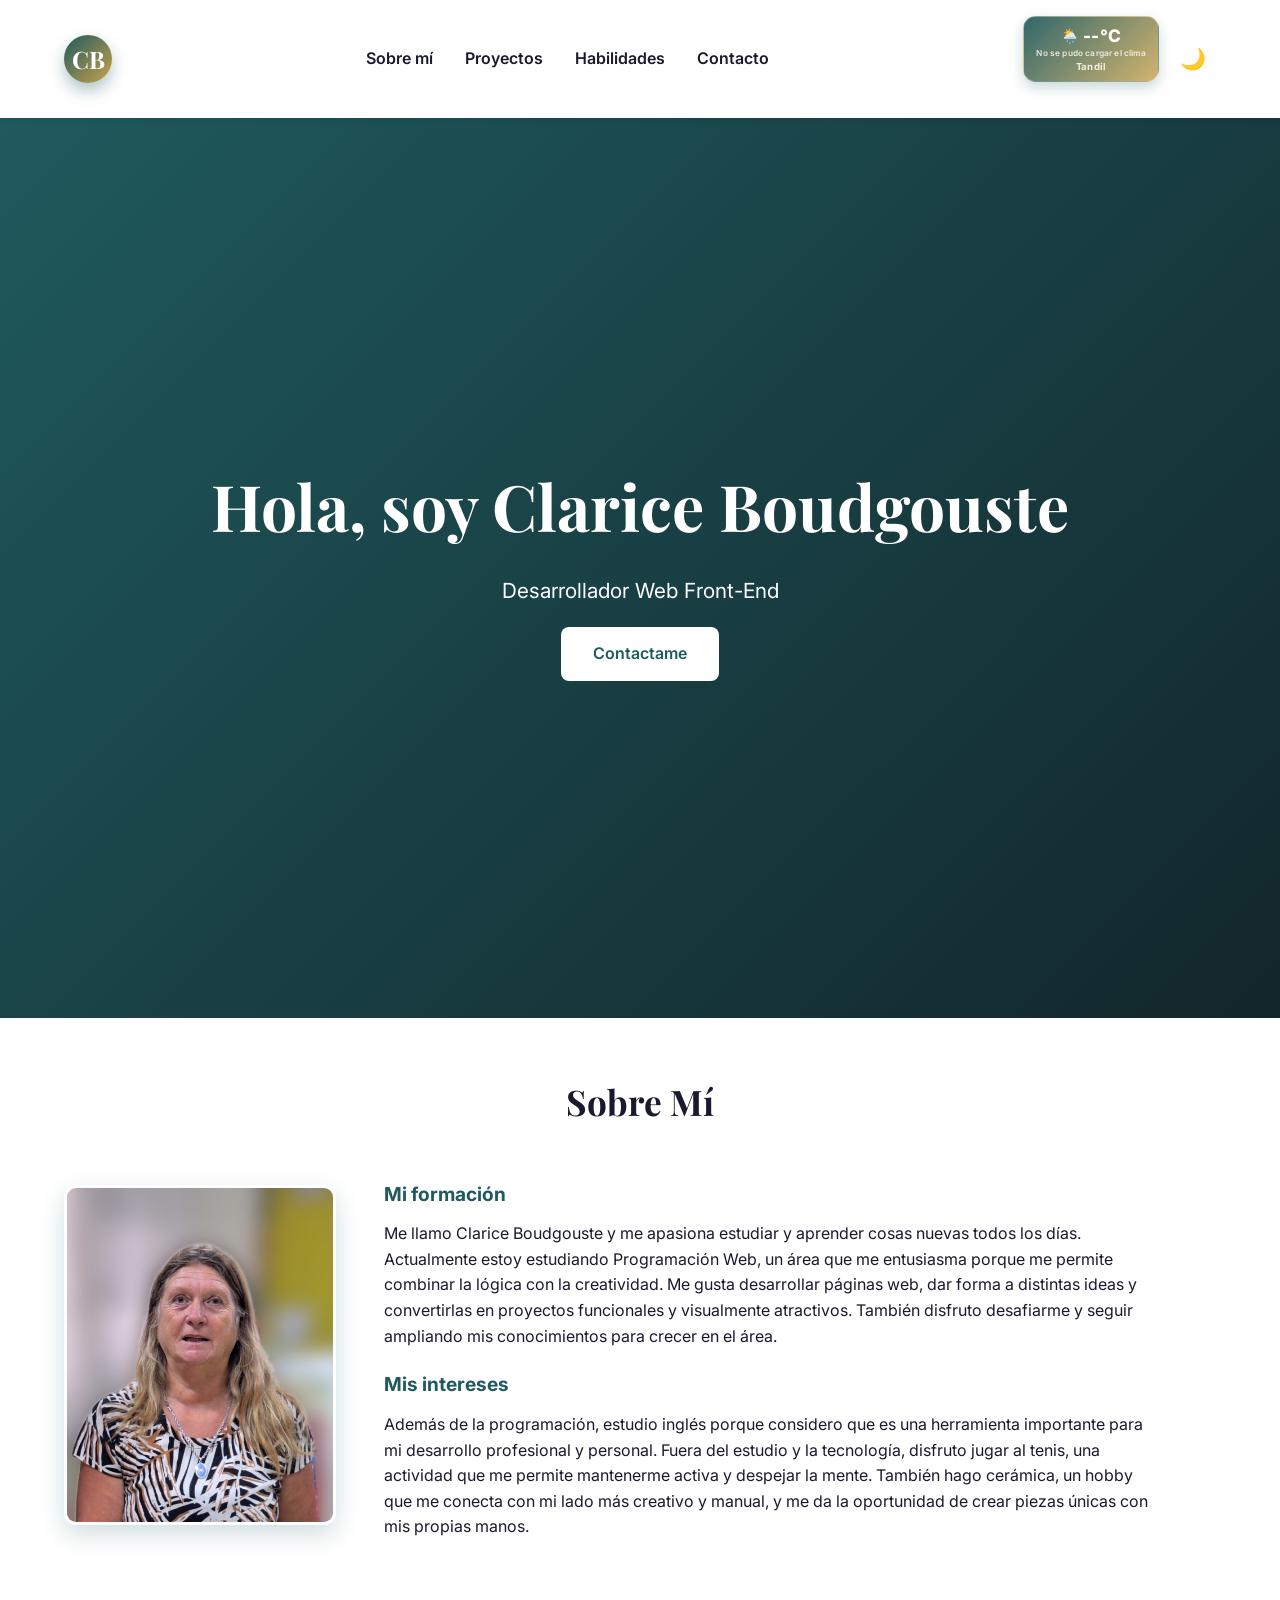
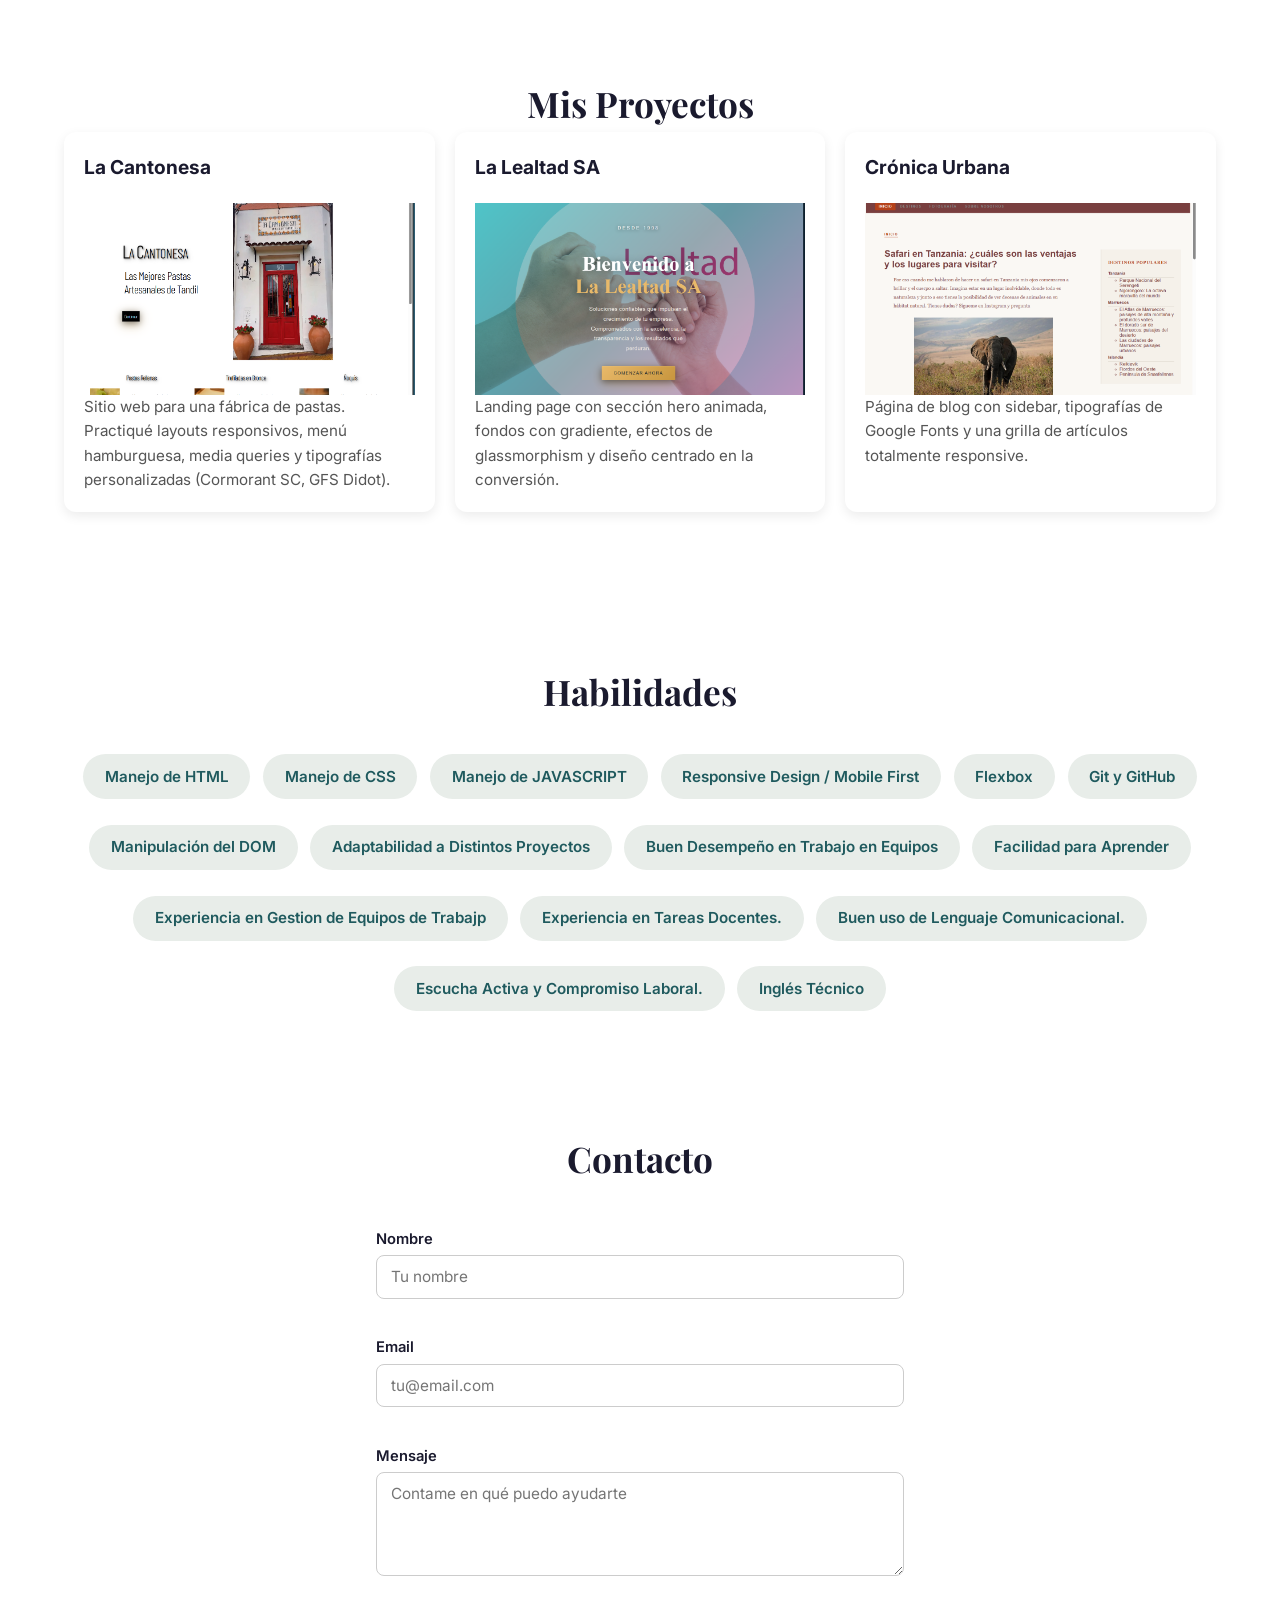
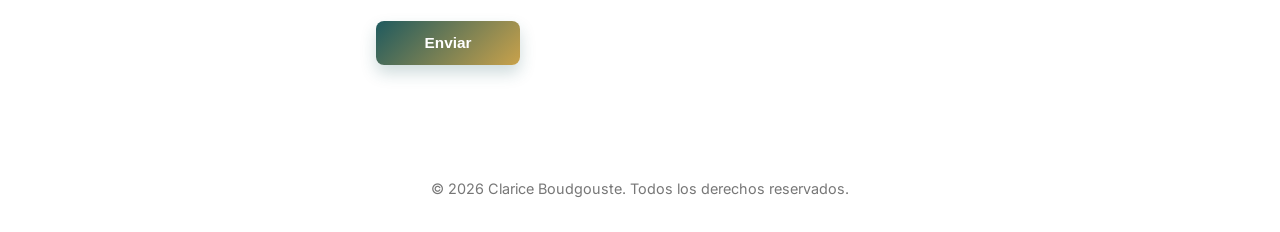
<file: index.html>
<!DOCTYPE html>
<html lang="es">
<head>
  <meta charset="UTF-8">
  <meta name="viewport" content="width=device-width, initial-scale=1.0">
  <title>Mi Portfolio — Clarice Boudgouste</title>
  <link rel="stylesheet" href="styles.css">
  <!-- Google Fonts -->
  <link rel="preconnect" href="https://fonts.googleapis.com">
  <link href="https://fonts.googleapis.com/css2?family=Inter:wght@400;600;700&family=Playfair+Display:wght@700&display=swap" rel="stylesheet">
</head>
<body>
  <header>
    <nav>
      <a href="#hero" class="logo">CB</a>
      <ul class="nav-links">
        <li><a href="#sobre-mi">Sobre mí</a></li>
        <li><a href="#proyectos">Proyectos</a></li>
        <li><a href="#habilidades">Habilidades</a></li>
        <li><a href="#contacto">Contacto</a></li>
      </ul>
      <div class="nav-actions">
        <div id="clima" class="clima-card" aria-live="polite">Cargando clima de Tandil...</div>
        <button id="toggle-tema">🌙</button>
      </div>
    </nav>
  </header>

  <main>
    <section id="hero">
      <h1>Hola, soy Clarice Boudgouste</h1>
      <p>Desarrollador Web Front-End</p>
      <a href="#contacto" class="btn-cta">Contactame</a>
    </section>

    <section id="sobre-mi">
      <h2>Sobre Mí</h2>
      <div class="sobre-mi-contenido">
        <img id="foto" src="foto_persona_mejorada.jpg" alt="Foto Personal">
        <div class="sobre-mi-texto">
          <h3>Mi formación</h3>
          <p>Me llamo Clarice Boudgouste y me apasiona estudiar y aprender cosas nuevas todos los días. Actualmente estoy estudiando Programación Web, un área que me entusiasma porque me permite combinar la lógica con la creatividad. Me gusta desarrollar páginas web, dar forma a distintas ideas y convertirlas en proyectos funcionales y visualmente atractivos. También disfruto desafiarme y seguir ampliando mis conocimientos para crecer en el área.</p>

          <h3>Mis intereses</h3>
          <p>Además de la programación, estudio inglés porque considero que es una herramienta importante para mi desarrollo profesional y personal. Fuera del estudio y la tecnología, disfruto jugar al tenis, una actividad que me permite mantenerme activa y despejar la mente. También hago cerámica, un hobby que me conecta con mi lado más creativo y manual, y me da la oportunidad de crear piezas únicas con mis propias manos.</p>
        </div>
      </div>
    </section>

    <section id="proyectos">
      <h2>Mis Proyectos</h2>
       <div class="proyectos-grid">

          <div class="tarjeta-proyecto">
            <h3 class="tarjeta-proyecto-h3">La Cantonesa</h3>
            <div class="tarjeta-proyecto-contenido">
              <div class="tarjeta-proyecto-img">
                <img src="La Cantonesa.jpg" alt="Sitio web de la Fabrica de Pastas La Cantonesa">
              </div>
              <div class="tarjeta-proyecto-p">
                Sitio web para una fábrica de pastas. Practiqué layouts responsivos, menú hamburguesa, media queries y tipografías personalizadas (Cormorant SC, GFS Didot).
              </div>
            </div>
          </div>

          <div class="tarjeta-proyecto">
            <h3 class="tarjeta-proyecto-h3">La Lealtad SA</h3>
            <div class="tarjeta-proyecto-contenido">
              <div class="tarjeta-proyecto-img">
                <img src="La lealtad.jpg" alt="Landing page La Lealtad SA">
              </div>
              <div class="tarjeta-proyecto-p">
                Landing page con sección hero animada, fondos con gradiente, efectos de glassmorphism y diseño centrado en la conversión.
              </div>
            </div>
          </div>

          <div class="tarjeta-proyecto">
            <h3 class="tarjeta-proyecto-h3">Crónica Urbana</h3>
            <div class="tarjeta-proyecto-contenido">
              <div class="tarjeta-proyecto-img">
                <img src="blog.jpg" alt="Blog Crónica Urbana">
              </div>
              <div class="tarjeta-proyecto-p">
                Página de blog con sidebar, tipografías de Google Fonts y una grilla de artículos totalmente responsive.
              </div>
            </div>
          </div>



       </div>
      <!-- Grid de tarjetas con Flexbox wrap -->
    </section>

    <section id="habilidades">
      <h2>Habilidades</h2>
      <ul class="tags-container">
        <li class="tag">
          Manejo de HTML
        </li>
        <li class="tag">
          Manejo de CSS
        </li>
        <li class="tag">
          Manejo de JAVASCRIPT
        </li>
         <li class="tag">
           Responsive Design / Mobile First 
        </li>
        <li class="tag">
          Flexbox 
        </li>
        <li class="tag">
          Git y GitHub
        </li>
        <li class="tag">
          Manipulación del DOM 
        </li>
         <li class="tag">
          Adaptabilidad a Distintos Proyectos
        </li>
        <li class="tag">
          Buen Desempeño en Trabajo en Equipos
        </li>
        <li class="tag">
          Facilidad para Aprender
        </li>
        <li class="tag">
          Experiencia en Gestion de Equipos de Trabajp
        </li>
        <li class="tag">
          Experiencia en Tareas Docentes.
        </li> 
         <li class="tag">
          Buen uso de Lenguaje Comunicacional.
        </li>
       <li class="tag">
         Escucha Activa y Compromiso Laboral.
        </li>
        <li class="tag">
          Inglés Técnico
        </li>

      </ul>
      
    </section>

    
     <section id="contacto">
      <h2>Contacto</h2>
      <form id="form-contacto">
     <div>
       <label for="nombre">Nombre</label>
       <input type="text" id="nombre" name="nombre" placeholder="Tu nombre">
       <span id="error-nombre" class="error-mensaje"></span>
      </div>
       <div>
        <label for="email">Email</label>
        <input type="email" id="email" name="email" placeholder="tu@email.com">
        <span id="error-email" class="error-mensaje"></span>
       </div>
       <div>
         <label for="mensaje">Mensaje</label>
         <textarea id="mensaje" name="mensaje" placeholder="Contame en qué puedo ayudarte"></textarea>
         <span id="error-mensaje-campo" class="error-mensaje"></span>
       </div>
     <button type="submit">Enviar</button>
     <p id="exito-mensaje" class="exito-mensaje"></p>
    </form>
    </section>
  </main>

  <footer>
    <p>© 2026 Clarice Boudgouste. Todos los derechos reservados.</p>
  </footer>

  <script src="script.js"></script>
</body>
</html>
</file>
<file: styles.css>
/* ============================================
   BASE
   ============================================ */
* {
  box-sizing: border-box;
}

html {
  scroll-behavior: smooth;
  scroll-padding-top: 2.2rem;
}

body {
  margin: 0;
  padding: 0;
  font-family: 'Inter', sans-serif;
  line-height: 1.6;
  color: #1a1a2e;
  transition: background 0.3s ease, color 0.3s ease;
}

h1, h2 {
  font-family: 'Playfair Display', serif;
  margin: 0;
}

p, ul {
  margin: 0;
  padding: 0;
}

a {
  text-decoration: none;
  color: inherit;
}

section {
  padding: 3.5rem 1.5rem 5rem;
  max-width: 75rem;
  margin: 0 auto;
  scroll-margin-top: 2.2rem;
}

section h2 {
  font-size: 2.2rem;
  margin-bottom: 2.5rem;
  text-align: center;
}

#proyectos h2,
#habilidades h2 {
  margin-bottom: 0;
}

#habilidades {
  padding-top: 4.5rem;
  padding-bottom: 4rem;
}

footer {
  text-align: center;
  padding: 2rem 1.5rem;
  font-size: 0.9rem;
  color: #777;
}

/* ============================================
   NAVEGACIÓN
   ============================================ */
header {
  position: sticky;
  top: 0;
  z-index: 100;
  background: #ffffff;
  box-shadow: 0 0.125rem 0.5rem rgba(0, 0, 0, 0.08);
}

nav {
  display: flex;
  justify-content: space-between;
  align-items: center;
  padding: 1rem 1.5rem;
  max-width: 75rem;
  margin: 0 auto;
  gap: 1rem;
}

.logo {
  display: inline-flex;
  align-items: center;
  justify-content: center;
  width: 3rem;
  height: 3rem;
  border-radius: 50%;
  background: linear-gradient(135deg, #1F5A5E, #C9A24B);
  color: #fff;
  font-family: 'Playfair Display', serif;
  font-size: 1.5rem;
  font-weight: 700;
  box-shadow: 0 0.5rem 1rem rgba(31, 90, 94, 0.35);
  transition: transform 0.3s ease, box-shadow 0.3s ease;
  animation: logoPulse 2.4s ease-in-out infinite;
}

.logo:hover {
  animation:none;
  transform: scale(1.08) rotate(-4deg);
  box-shadow: 0 0.85rem 1.5rem rgba(31, 90, 94, 0.45);
}

@keyframes logoPulse {
  0%, 100% {
    transform: scale(1);
    box-shadow: 0 0.5rem 1rem rgba(31, 90, 94, 0.35);
  }
  50% {
    transform: scale(1.05);
    box-shadow: 0 0.75rem 1.4rem rgba(201, 162, 75, 0.4);
  }
}

.nav-links {
  display: flex;
  align-items: center;
  gap: 2rem;
  list-style: none;
}

.nav-links a {
  font-size: 1rem;
  font-weight: 600;
  transition: color 0.3s ease;
}

.nav-links a:hover {
  color: #1F5A5E;
}

nav {
  position: relative;
}

.nav-actions {
  display: flex;
  align-items: center;
  gap: 0.75rem;
}

#toggle-tema {
  border: none;
  background: none;
  font-size: 1.3rem;
  cursor: pointer;
  padding: 0.3rem 0.6rem;
  border-radius: 0.5rem;
  transition: background 0.3s ease;
}

#toggle-tema:hover {
  background: rgba(0, 0, 0, 0.06);
}

/* ============================================
   HERO
   ============================================ */
#hero {
  position: relative;
  min-height: 100vh;
  max-width: 100%;
  display: flex;
  flex-direction: column;
  align-items: center;
  justify-content: center;
  text-align: center;
  padding: 2rem 1.5rem;
  background: linear-gradient(135deg, #1F5A5E 0%, #12262B 50%, #1F5A5E 100%);
  background-size: 200% 200%;
  animation: hero-gradiente 10s ease infinite;
  color: #ffffff;
}

@keyframes hero-gradiente {
  0% { background-position: 0% 50%; }
  50% { background-position: 100% 50%; }
  100% { background-position: 0% 50%; }
}

@keyframes aparecer {
  from {
    opacity: 0;
    transform: translateY(1.25rem);
  }
  to {
    opacity: 1;
    transform: translateY(0);
  }
}

#hero h1 {
  font-size: clamp(2.5rem, 5vw, 4rem);
  font-weight: 700;
  margin-bottom: 1rem;
  opacity: 0;
  animation: aparecer 0.8s ease-out forwards;
  animation-delay: 0.1s;
}

#hero p {
  font-size: clamp(1rem, 2vw, 1.3rem);
  font-family: 'Inter', sans-serif;
  max-width: 40rem;
  margin-bottom: 1.25rem;
  opacity: 0;
  animation: aparecer 0.8s ease-out forwards;
  animation-delay: 0.4s;
}

.clima-card {
  display: inline-flex;
  flex-direction: column;
  align-items: center;
  justify-content: center;
  gap: 0.14rem;
  padding: 0.55rem 0.75rem;
  min-height: 3.6rem;
  min-width: 7.4rem;
  border-radius: 0.8rem;
  background: linear-gradient(135deg, rgba(31, 90, 94, 0.92), rgba(201, 162, 75, 0.8));
  border: 1px solid rgba(255, 255, 255, 0.25);
  color: #fffaf1;
  font-weight: 700;
  font-size: 0.72rem;
  line-height: 1.2;
  box-shadow: 0 0.35rem 0.8rem rgba(31, 90, 94, 0.24);
  opacity: 1;
  text-align: center;
  backdrop-filter: blur(2px);
  margin: 0 auto 1.25rem;
}

.clima-linea-principal {
  display: flex;
  align-items: center;
  justify-content: center;
  gap: 0.25rem;
}

.clima-emoji {
  font-size: 0.9rem;
  line-height: 1;
}

.clima-temp {
  font-size: 1.08rem;
  font-weight: 800;
  letter-spacing: 0.02em;
}

.clima-ciudad {
  font-size: 0.6rem;
  opacity: 0.88;
  letter-spacing: 0.03em;
}

.clima-texto {
  font-size: 0.52rem;
  font-weight: 600;
  opacity: 0.85;
  letter-spacing: 0.02em;
  line-height: 1.2;
}

.clima-hora {
  font-size: 0.55rem;
  font-weight: 400;
  opacity: 0.78;
}

.btn-cta {
  display: inline-block;
  padding: 0.9rem 2rem;
  border: none;
  border-radius: 0.5rem;
  background: #ffffff;
  color: #1F5A5E;
  font-size: 1rem;
  font-weight: 600;
  cursor: pointer;
  transition: transform 0.3s ease, box-shadow 0.3s ease;
  opacity: 0;
  animation: aparecer 0.8s ease-out forwards;
  animation-delay: 0.7s;
}

.btn-cta:hover {
  transform: translateY(-0.25rem);
  box-shadow: 0 0.5rem 1rem rgba(0, 0, 0, 0.2);
}

/* ============================================
   SOBRE MÍ
   ============================================ */
#sobre-mi {
  display: flex;
  flex-direction: column;
  align-items: center;
}

.sobre-mi-contenido {
  display: grid;
  grid-template-columns: minmax(13rem, 17rem) minmax(0, 1fr);
  align-items: center;
  justify-content: center;
  gap: 3rem;
  text-align: left;
  width: 100%;
}

#foto {
  display: block;
  width: 100%;
  aspect-ratio: 4 / 5;
  object-fit: cover;
  border-radius: 0.75rem;
  border: 0.2rem solid #fff;
  box-shadow: 0 0.6rem 1.5rem rgba(31, 90, 94, 0.2);
}

.sobre-mi-texto {
  width: 100%;
  max-width: 48rem;
  display: flex;
  flex-direction: column;
  gap: 0.75rem;
}

.sobre-mi-texto h3 {
  margin: 0.5rem 0 0;
  color: #1F5A5E;
  font-size: 1.2rem;
}

body.dark-mode .sobre-mi-texto h3 {
  color: #f1c96a;
}
/* ============================================
   PROYECTOS (Flexbox wrap)
   ============================================ */
.proyectos-grid {
  display: flex;
  flex-wrap: wrap;
  gap: 1.25rem; /* 20px */
}

.tarjeta-proyecto {
  flex: 1 1 17.5rem; /* base 280px */
  background: #ffffff;
  border-radius: 0.75rem;
  overflow: hidden;
  box-shadow: 0 0.25rem 0.75rem rgba(0, 0, 0, 0.08);
  transition: all 0.3s ease;
}

.tarjeta-proyecto:hover {
  transform: translateY(-0.5rem);
  box-shadow: 0 0.75rem 1.5rem rgba(0, 0, 0, 0.15);
}

.tarjeta-proyecto-img {
  overflow: hidden;
}

.tarjeta-proyecto img {
  width: 100%;
  height: 12rem;
  object-fit: cover;
  display: block;
  transition: transform 0.4s ease;
}

.tarjeta-proyecto:hover img {
  transform: scale(1.08);
}

.tarjeta-proyecto-contenido {
  padding: 1.25rem;
}

.tarjeta-proyecto-h3 {
  margin: 0;
  font-size: 1.2rem;
  font-weight: 700;
  padding: 1.25rem 1.25rem 0;
}

.tarjeta-proyecto-p {
  font-size: 0.95rem;
  color: #555;
}

/* ============================================
   HABILIDADES (tags/badges)
   ============================================ */
.tags-container {
  display: flex;
  flex-wrap: wrap;
  justify-content: center;
  row-gap: 1.6rem;
  column-gap: 0.8rem;
  margin-top: 2.1rem;
}

.tag {
  display: inline-block;
  padding: 0.65rem 1.35rem;
  border-radius: 2rem;
  background: #E8EDE9;
  color: #1F5A5E;
  font-size: 0.95rem;
  font-weight: 600;
  transition: transform 0.3s ease, background 0.3s ease;
}

.tag:hover {
  transform: translateY(-0.2rem);
  background: #C9A24B;
  color: #ffffff;
}

/* ============================================
   CONTACTO (Formulario)
   ============================================ */
#contacto {
  max-width: 36rem;
  padding-top: 3.5rem;
}

#form-contacto {
  display: flex;
  flex-direction: column;
  gap: 0.9rem;
}

#form-contacto label {
  font-size: 0.92rem;
  font-weight: 600;
  margin-bottom: 0.25rem;
  display: block;
}

#form-contacto input,
#form-contacto textarea {
  width: 100%;
  padding: 0.7rem 0.85rem;
  border: 0.0625rem solid #ccc;
  border-radius: 0.5rem;
  font-size: 0.96rem;
  font-family: inherit;
  outline: none;
  transition: border-color 0.3s ease, box-shadow 0.3s ease;
}

#form-contacto textarea {
  resize: vertical;
  min-height: 6.5rem;
}

#form-contacto input:focus,
#form-contacto textarea:focus {
  border-color: #1F5A5E;
  box-shadow: 0 0 0 0.2rem rgba(31, 90, 94, 0.2);
}

#form-contacto button {
  padding: 0.8rem 1rem;
  border: none;
  border-radius: 0.5rem;
  background: linear-gradient(135deg, #1F5A5E, #C9A24B);
  color: #ffffff;
  font-size: 0.96rem;
  font-weight: 600;
  cursor: pointer;
  transition: transform 0.3s ease, box-shadow 0.3s ease, filter 0.3s ease;
  width: fit-content;
  min-width: 9rem;
  box-shadow: 0 0.5rem 1rem rgba(31, 90, 94, 0.22);
}

#form-contacto button:hover {
  transform: translateY(-0.1rem);
  filter: brightness(1.04);
  box-shadow: 0 0.65rem 1.2rem rgba(31, 90, 94, 0.28);
}

.error-mensaje {
  display: block;
  min-height: 1.1rem;
  margin-top: 0.35rem;
  font-size: 0.85rem;
  color: #d1414a;
}

#form-contacto input.campo-invalido,
#form-contacto textarea.campo-invalido {
  border-color: #d1414a;
  box-shadow: 0 0 0 0.2rem rgba(209, 65, 74, 0.15);
}

.exito-mensaje {
  display: none;
  margin-top: 0.5rem;
  padding: 0.9rem 1rem;
  border-radius: 0.5rem;
  background: linear-gradient(135deg, rgba(31, 90, 94, 0.95), rgba(201, 162, 75, 0.9));
  color: #ffffff;
  font-weight: 600;
  text-align: center;
  box-shadow: 0 0.5rem 1rem rgba(31, 90, 94, 0.18);
}

.exito-mensaje.visible {
  display: block;
  animation: aparecer 0.5s ease-out;
}

body.dark-mode .exito-mensaje {
  background: linear-gradient(135deg, rgba(31, 90, 94, 0.95), rgba(201, 162, 75, 0.9));
  color: #fffaf1;
}

/* ============================================
   MODO OSCURO
   ============================================ */
body.dark-mode {
  background: linear-gradient(180deg, #0d1b1f 0%, #122b2f 100%);
  color: #edf4f2;
}

body.dark-mode header {
  background: rgba(19, 44, 48, 0.94);
  backdrop-filter: blur(10px);
  box-shadow: 0 0.125rem 0.75rem rgba(0, 0, 0, 0.35);
}

body.dark-mode .logo {
  color: #f7f4ee;
  box-shadow: 0 0.7rem 1.4rem rgba(201, 162, 75, 0.3);
}

body.dark-mode .nav-links a {
  color: #edf4f2;
}

body.dark-mode .nav-links a:hover {
  color: #f1c96a;
}

body.dark-mode #toggle-tema {
  background: rgba(255, 255, 255, 0.04);
  border: 1px solid rgba(255, 255, 255, 0.08);
  color: #f5d88f;
}

body.dark-mode #toggle-tema:hover {
  background: rgba(201, 162, 75, 0.12);
}

body.dark-mode .tarjeta-proyecto {
  background: #16302F;
  color: #e0e0e0;
  box-shadow: 0 0.5rem 1.2rem rgba(0, 0, 0, 0.25);
}

body.dark-mode .tarjeta-proyecto p {
  color: #c7d6d5;
}

body.dark-mode .tag {
  background: rgba(22, 48, 47, 0.9);
  color: #f1c96a;
  border: 1px solid rgba(241, 201, 106, 0.25);
}

body.dark-mode .clima-card {
  background: linear-gradient(135deg, rgba(31, 90, 94, 0.95), rgba(201, 162, 75, 0.78));
  border-color: rgba(255, 255, 255, 0.2);
  color: #fffaf1;
  box-shadow: 0 0.35rem 0.8rem rgba(31, 90, 94, 0.3);
}

body.dark-mode .clima-texto,
body.dark-mode .clima-ciudad {
  color: #fffaf1;
}

body.dark-mode input,
body.dark-mode textarea {
  background: rgba(22, 48, 47, 0.9);
  color: #eef4f4;
  border-color: rgba(255, 255, 255, 0.12);
}

body.dark-mode input:focus,
body.dark-mode textarea:focus {
  border-color: #f1c96a;
  box-shadow: 0 0 0 0.2rem rgba(241, 201, 106, 0.2);
}

body.dark-mode #form-contacto button {
  background: linear-gradient(135deg, #1F5A5E, #C9A24B);
  color: #fffaf0;
}

body.dark-mode .exito-mensaje {
  background: rgba(25, 68, 61, 0.8);
  color: #f7d98a;
}

body.dark-mode footer {
  color: #afc2c0;
}

/* ============================================
   RESPONSIVE
   ============================================ */

/* Tablet */
@media (max-width: 768px) {
  nav {
    flex-wrap: wrap;
  }

  section {
    scroll-margin-top: 15rem;
  }

  .sobre-mi-contenido {
    grid-template-columns: 1fr;
    justify-items: center;
    text-align: center;
    gap: 1.5rem;
  }

  #foto {
    width: min(65%, 17rem);
  }

  .nav-links {
    flex-direction: column;
    align-items: center;
    gap: 1rem;
    width: 100%;
    order: 3;
    padding-top: 1rem;
  }

  .proyectos-grid {
    gap: 1rem;
  }

  .tarjeta-proyecto {
    flex: 1 1 45%; /* 2 columnas */
  }

  section {
    padding: 3.5rem 1.5rem;
  }
}

/* Móvil */
@media (max-width: 480px) {
  .proyectos-grid {
    flex-direction: column;
  }

  .tarjeta-proyecto {
    flex: 1 1 100%; /* 1 columna */
  }

  h1 {
    font-size: 1.8rem;
  }

  .sobre-mi-contenido {
    grid-template-columns: 1fr;
    justify-items: center;
    text-align: center;
    gap: 1.5rem;
  }

  #foto {
    width: min(65%, 17rem);
  }

  #contacto {
    padding: 3rem 1rem;
  }

  nav {
    padding: 1rem;
  }
}
</file>
